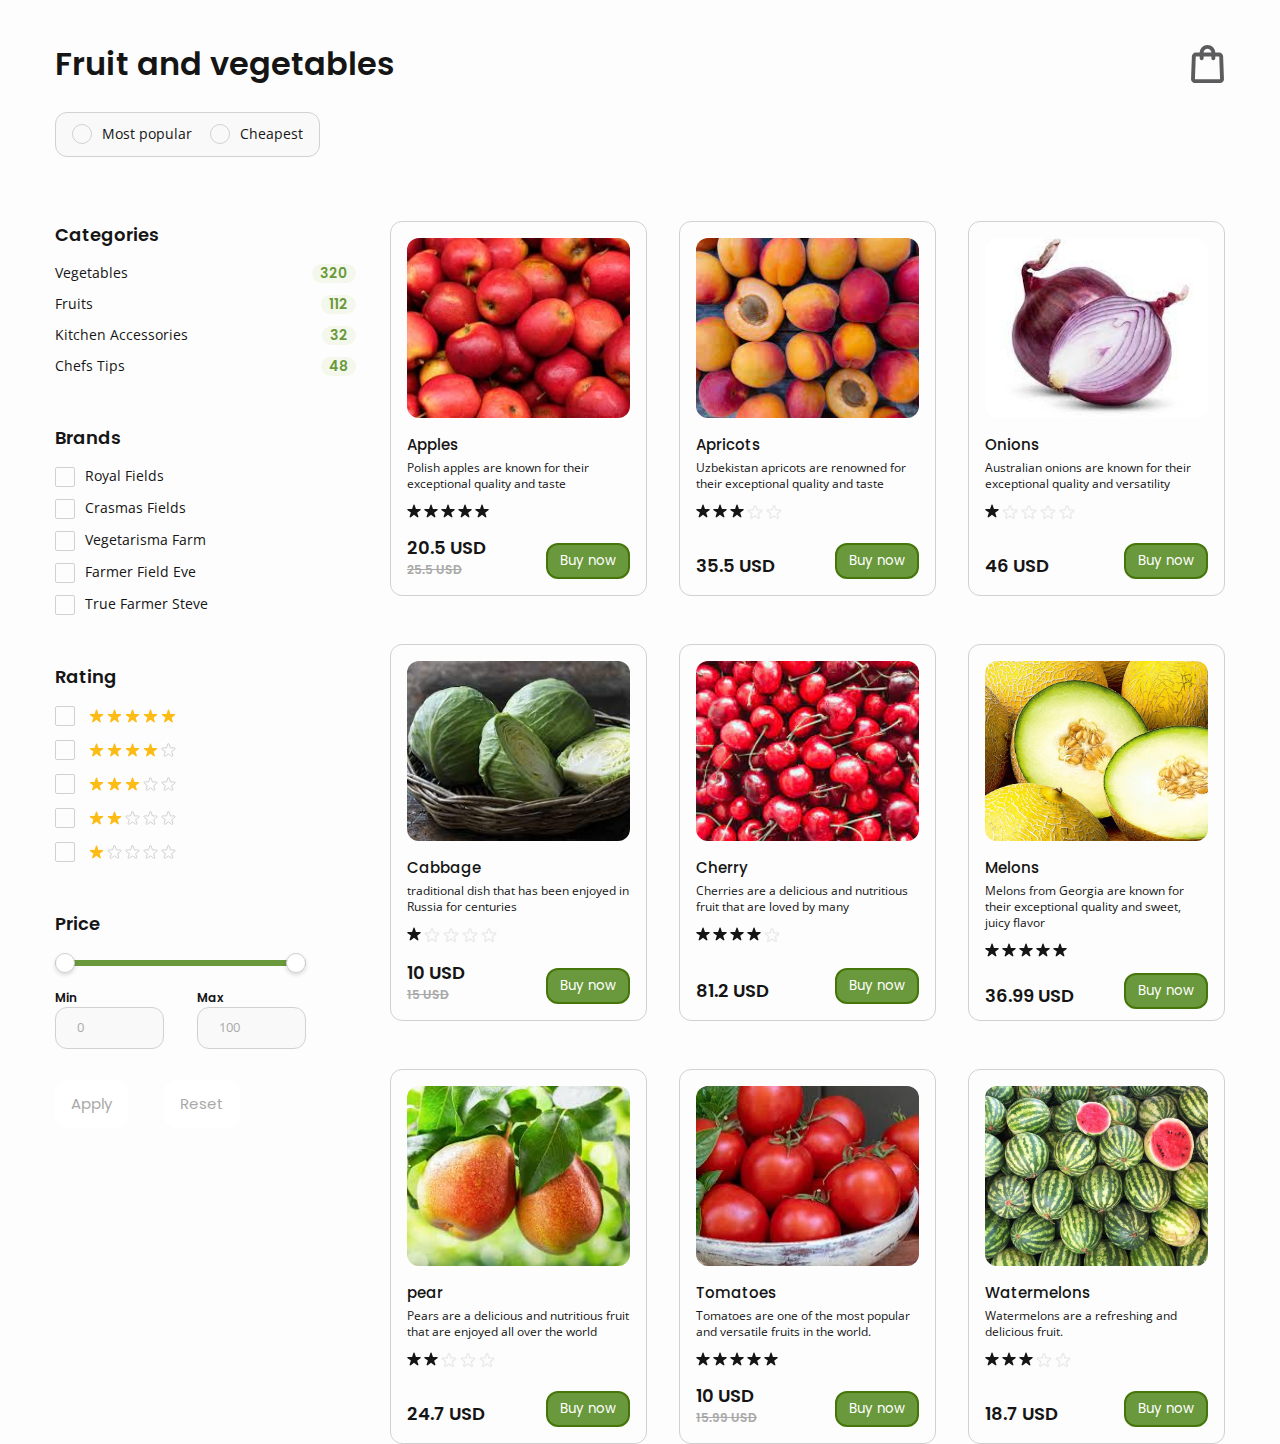
<file: index.html>
<!DOCTYPE html>
<html>
<head>
   <meta charset="UTF-8">
   <meta http-equiv="X-UA-Compatible" content="IE=edge">
   <meta name="viewport" content="width=device-width, initial-scale=1.0">
   <link href="https://fonts.googleapis.com/css?family=Poppins:500,600,700&display=swap&subset=cyrillic-ext" rel="stylesheet" />
   <link href="https://fonts.googleapis.com/css?family=Open+Sans:regular&display=swap&subset=cyrillic-ext" rel="stylesheet" />
   <link rel="stylesheet" href="css/style.css">
   <link rel="stylesheet" href="css/responsive.css">
   <title>mini e-commerce</title>
</head>
<body>
   <div class="wrapper">
      <div class="popup">
         <div class="popup__body">
            <div class="popup__close popup-close">&#10006;</div>
         </div>
      </div>
      <div class="buy-popup">
         <p class="buy-popup__body">Товар добавлен в корзину</p>
      </div>
      <div class="popup-categories">
         <div class="popup-categories__body">
            <div class="popup-categories__close popup-close">&#10006;</div>
         </div>
      </div>
      <header class="header">
         <div class="header__container container">
            <div class="header__title-container">
               <h1 class="header__title">Fruit and vegetables</h1>
               <a href="index-cart.html" class="header__basket">
                  <img src="icons/basket.svg" alt="Cart">
                  <div class="header__stash-count"></div>
               </a>
            </div>
            <div class="header__top-filter">
               <div class="header__popular popular">
                  <input type="radio" name="headerRadio" class="popular__radio-btn radio-btn__popular">
                  <p class="popular__title top-filter-title">Most popular</p>
               </div>
               <div class="header__cheapest-block cheapest">
                  <input type="radio" name="headerRadio" class="popular__radio-btn radio-btn__popular">
                  <p class="cheapest__title top-filter-title">Cheapest</p>
               </div>
            </div>
            <div class="header__mobile-menu mobile-menu">
               <div class="mobile-menu__categories mobile-menu__list"><button id="categories">Categories</button></div>
               <div class="mobile-menu__filters mobile-menu__list"><button id="filters">Filters</button></div>
            </div>
         </div>
      </header>
      <main class="main">
         <div class="main__container container">
            <aside class="main__aside aside">
               <div class="aside__categories">
                  <h2 class="categories__title aside-title">Categories</h2>
                  <div class="aside__body">
                     <p class="aside__item item-aside">Vegetables</p>
                     <div class="aside__count-block"><p class="aside__count">320</p></div>
                  </div>
                  <div class="aside__body">
                     <p class="aside__item item-aside">Fruits</p>
                     <div class="aside__count-block"><p class="aside__count">112</p></div>
                  </div>
                  <div class="aside__body">
                     <p class="aside__item item-aside">Kitchen Accessories</p>
                     <div class="aside__count-block"><p class="aside__count">32</p></div>
                  </div>
                  <div class="aside__body">
                     <p class="aside__item item-aside">Chefs Tips</p>
                     <div class="aside__count-block"><p class="aside__count">48</p></div>
                  </div>
               </div>
               <div class="aside__brands">
                  <h2 class="brands__title aside-title">Brands</h2>
                  <div class="brands__field-body">
                     <input data-filter="Royal Fields" id="RF" name="RF" type="checkbox" class="brands__field field">
                     <label for="RF" class="brands__field-title label-input">Royal Fields</label>
                  </div>
                  <div class="brands__field-body">
                     <input data-filter="Crasmas Fields" id="CF" type="checkbox" class="brands__field field">
                     <label for="CF" class="brands__field-title label-input">Crasmas Fields</label>
                  </div>
                  <div class="brands__field-body">
                     <input data-filter="Vegetarisma Farm" id="VF" type="checkbox" class="brands__field field">
                     <label for="VF" class="brands__field-title label-input">Vegetarisma Farm</label>
                  </div>
                  <div class="brands__field-body">
                     <input data-filter="Farmer Field Eve" id="FFE" type="checkbox" class="brands__field field">
                     <label for="FFE" class="brands__field-title label-input">Farmer Field Eve</label>
                  </div>
                  <div class="brands__field-body">
                     <input data-filter="True Farmer Steve" id="TFS" type="checkbox" class="brands__field field">
                     <label for="TFS" class="brands__field-title label-input">True Farmer Steve</label>
                  </div>
               </div>
               <div class="aside__rating rating">
                  <h2 class="rating__title aside-title">Rating</h2>
                  <div class="rating__body">
                     <div class="rating__item">
                        <input data-filter="1" id="stars5" name="1" type="checkbox" class="rating__field field">
                        <label for="stars5" class="rating__stars label-input">
                           <img src="icons/Star.svg" alt="">
                           <img src="icons/Outline-star.svg" alt="">
                           <img src="icons/Outline-star.svg" alt="">
                           <img src="icons/Outline-star.svg" alt="">
                           <img src="icons/Outline-star.svg" alt="">
                        </label>
                     </div>
                     <div class="rating__item">
                        <input data-filter="2" id="stars4" name="2" type="checkbox" class="rating__field field">
                        <label for="stars4" class="rating__stars label-input">
                           <img src="icons/Star.svg" alt="">
                           <img src="icons/Star.svg" alt="">
                           <img src="icons/Outline-star.svg" alt="">
                           <img src="icons/Outline-star.svg" alt="">
                           <img src="icons/Outline-star.svg" alt="">
                        </label>
                     </div>
                     <div class="rating__item">
                        <input data-filter="3" id="stars3" name="3" type="checkbox" class="rating__field field">
                        <label for="stars3" class="rating__stars label-input">
                           <img src="icons/Star.svg" alt="">
                           <img src="icons/Star.svg" alt="">
                           <img src="icons/Star.svg" alt="">
                           <img src="icons/Outline-star.svg" alt="">
                           <img src="icons/Outline-star.svg" alt="">
                        </label>
                     </div>
                     <div class="rating__item">
                        <input data-filter="4" id="stars2" name="4" type="checkbox" class="rating__field field">
                        <label for="stars2" class="rating__stars label-input">
                           <img src="icons/Star.svg" alt="">
                           <img src="icons/Star.svg" alt="">
                           <img src="icons/Star.svg" alt="">
                           <img src="icons/Star.svg" alt="">
                           <img src="icons/Outline-star.svg" alt="">
                        </label>
                     </div>
                     <div class="rating__item">
                        <input data-filter="5" id="stars1" name="5" type="checkbox" class="rating__field field">
                        <label for="stars1" class="rating__stars label-input">
                           <img src="icons/Star.svg" alt="">
                           <img src="icons/Star.svg" alt="">
                           <img src="icons/Star.svg" alt="">
                           <img src="icons/Star.svg" alt="">
                           <img src="icons/Star.svg" alt="">
                        </label>
                     </div>
                  </div>
               </div>
               <div class="aside__price price">
                  <h2 class="price__title aside-title">Price</h2>
                  <div class="price__slider-container">
                     <div class="price__slider">
                        <div class="slider__active-line"></div>
                        <input type="range" class="slider__min-thumb thumbs" min="0" max="100" value="0">
                        <input type="range" class="slider__max-thumb thumbs" min="0" max="100" value="100">
                     </div>
                  </div>
                  <div class="price__num-inputs num-inputs">
                     <div class="num-inputs__field">
                        <span class="num-inputs__minmax">Min</span>
                        <input type="number" class="num-inputs__min-input num-inputs-field" min="0" max="100" value="0">
                     </div>
                     <div class="num-inputs__field">
                        <span class="num-inputs__minmax">Max</span>
                        <input type="number" class="num-inputs__max-input num-inputs-field" min="0" max="100" value="100">
                     </div>
                  </div>
                  <div class="price__apply-btns">
                     <button class="price__apply-reset apply">Apply</button>
                     <button class="price__apply-reset reset">Reset</button>
                  </div>
               </div>
            </aside>
            <section class="main__goods goods">
               <!-- Карточки товаров написаны в app.js function goodsHTML -->
            </section>
         </div>
      </main>

      <template id="mobile-range-slider">
         <h2 class="price__title aside-title mobile-price">Price</h2>
         <div class="price__slider-container">
            <div class="price__slider">
               <div class="slider__active-line-mobile"></div>
               <input type="range" class="slider__min-thumb thumbs-mobile" min="0" max="100" value="0">
               <input type="range" class="slider__max-thumb thumbs-mobile" min="0" max="100" value="100">
            </div>
         </div>
         <div class="price__num-inputs num-inputs">
            <div class="num-inputs__field">
               <span class="num-inputs__minmax">Min</span>
               <input type="number" class="num-inputs__min-input num-inputs-field-mobile" min="0" max="100" value="0">
            </div>
            <div class="num-inputs__field">
               <span class="num-inputs__minmax">Max</span>
               <input type="number" class="num-inputs__max-input num-inputs-field-mobile" min="0" max="100" value="100">
            </div>
         </div>
         <div class="price__apply-btns">
            <button class="price__apply-reset apply">Apply</button>
            <button class="price__apply-reset reset">Reset</button>
         </div>
      </template>

   </div>
   <script type="module" src="js/app.js"></script>
</body>
</html>
</file>
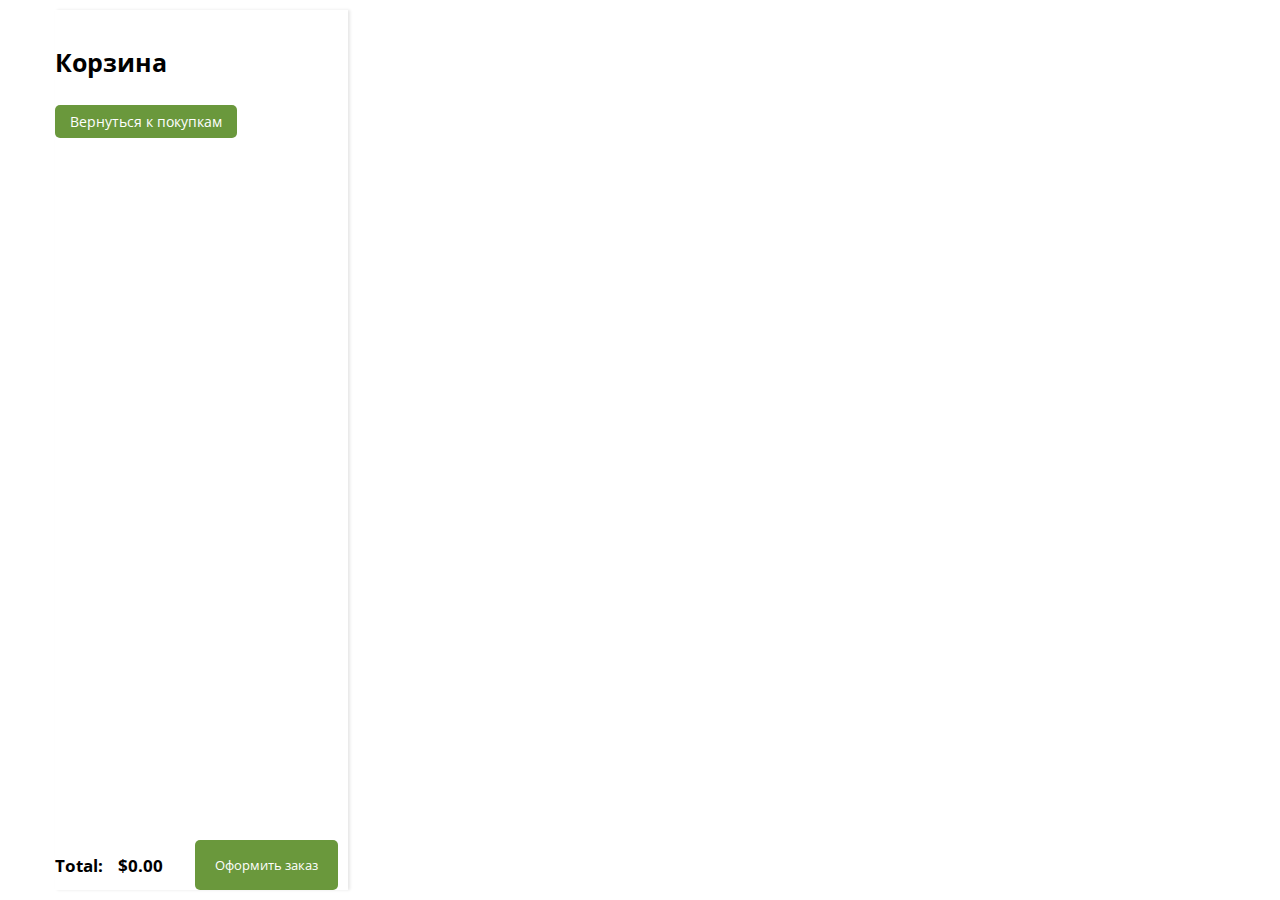
<file: index-cart.html>
<!DOCTYPE html>
<html lang="en">
<head>
  <meta charset="UTF-8">
  <meta http-equiv="X-UA-Compatible" content="IE=edge">
  <meta name="viewport" content="width=device-width, initial-scale=1.0">
  <link rel="stylesheet" href="css/cart-style.css">
  <link rel="stylesheet" href="css/responsive.css">
  <link href="https://fonts.googleapis.com/css?family=Open+Sans:regular&display=swap&subset=cyrillic-ext" rel="stylesheet" />
  <link rel="stylesheet" href="css/responsive.css">
  <title>Cart</title>
</head>
<body>
  <div class="wrapper">
    <aside class="sidebar">
      <div class="sidebar__top">
        <h2 class="sidebar__title">Корзина</h2>
        <a href="index.html" class="sidebar__back">Вернуться к покупкам</a>
      </div>
      <div class="sidebar__bottom">
        <div class="sidebar__total">
          <h3 class="sidebar__total-title">Total:</h3>
          <span class="sidebar__total-price">$0.00</span>
        </div>
        <button class="sidebar__buy">Оформить заказ</button>
      </div>
    </aside>
    <main class="main-body">
      <template id="cart-items">
        <div class="main__item item-main">
          <div class="item-main__first-wrapper">
            <div class="item-main__num"></div>
            <img class="item-main__img" src="" alt="">
            <h2 class="item-main__title"></h2>
          </div>
          <div class="item-main__second-wrapper">
            <p class="item-main__price"></p>
            <img src="icons/trash.svg" alt="" class="item-main__remove">
          </div>
        </div>
      </template>
    </main>
  </div>
  <script type="module" src="js/cart.js"></script>
</body>
</html>
</file>
<file: css/style.css>
@import 'null.css';
body {
  font-family: "Poppins";
  font-weight: 600;
  color: #151515;
}

.container {
  max-width: 1190px;
  padding: 0 10px;
  margin: 0 auto;
}

.wrapper {
  min-height: 100%;
  overflow: hidden;
  background: #FDFDFD;
}
.wrapper .main__container {
  display: -ms-grid;
  display: grid;
  -ms-grid-columns: 25.72% 74.28%;
  grid-template-columns: 25.72% 74.28%;
}

.header {
  padding: 40px 0 0 0;
}
.header__title-container {
  display: -webkit-box;
  display: -ms-flexbox;
  display: flex;
  -webkit-box-pack: justify;
      -ms-flex-pack: justify;
          justify-content: space-between;
}
.header__title {
  font-size: 32px;
  line-height: 150%;
}
.header__basket {
  display: -webkit-box;
  display: -ms-flexbox;
  display: flex;
  -webkit-box-align: center;
      -ms-flex-align: center;
          align-items: center;
  margin: 0 0 0 10px;
  position: relative;
}
.header__basket img {
  width: 35px;
}
.header__stash-count {
  background: #8eca1e;
  border-radius: 50%;
  position: absolute;
  right: 0;
  bottom: 0;
  width: 20px;
  height: 20px;
  display: -webkit-box;
  display: -ms-flexbox;
  display: flex;
  -webkit-box-align: center;
      -ms-flex-align: center;
          align-items: center;
  -webkit-box-pack: center;
      -ms-flex-pack: center;
          justify-content: center;
  display: none;
}
.header__stash-count:active {
  color: #000000;
}
.header__top-filter {
  display: -webkit-inline-box;
  display: -ms-inline-flexbox;
  display: inline-flex;
  padding: 11.5px 16px;
  margin: 24px 0 0 0;
  background: #F9F9F9;
  border: 1px solid #D1D1D1;
  border-radius: 12px;
  font-family: "Open Sans";
}
.header__top-filter > *:not(:last-child) {
  margin: 0 18px 0 0;
}
.header__top-filter .header__popular {
  display: -webkit-box;
  display: -ms-flexbox;
  display: flex;
  -webkit-box-align: center;
      -ms-flex-align: center;
          align-items: center;
}
.header__top-filter .radio-btn__popular {
  width: 20px;
  height: 20px;
  border-radius: 50%;
  border: 1.5px solid #D1D1D1;
  margin: 0 10px 0 0;
  cursor: pointer;
  -webkit-transform: translateY(-1px);
          transform: translateY(-1px);
  -webkit-appearance: none;
     -moz-appearance: none;
          appearance: none;
}
.header__top-filter .radio-btn__popular:checked {
  border: 5.5px solid #6A983C;
}
.header__top-filter .header__cheapest-block {
  display: -webkit-box;
  display: -ms-flexbox;
  display: flex;
  -webkit-box-align: center;
      -ms-flex-align: center;
          align-items: center;
}
.header__top-filter .top-filter-title {
  font-weight: 400;
  line-height: 135%;
}
.header__mobile-menu {
  display: none;
  -ms-flex-pack: distribute;
      justify-content: space-around;
  margin: 50px 0 0 0;
  padding: 10px 0;
}
.header__mobile-menu .mobile-menu__list {
  width: 100%;
  max-width: 104px;
}
.header__mobile-menu .mobile-menu__list > button {
  padding: 8px 13px;
  display: inline-block;
  width: 100%;
  max-width: 104px;
  border-radius: 7px;
  background: #6A983C;
  -webkit-transition: 0.3s;
  transition: 0.3s;
  color: #fff;
}
.header__mobile-menu .mobile-menu__list > button:hover {
  background: #386809;
  -webkit-box-shadow: 0 0 10px rgba(0, 0, 0, 0.5);
          box-shadow: 0 0 10px rgba(0, 0, 0, 0.5);
}

.popup {
  position: fixed;
  min-width: 100vw;
  min-height: 100vh;
  z-index: 10;
  inset: 0;
  padding: 10px;
  background: rgba(0, 0, 0, 0.5);
  display: none;
  -webkit-box-pack: center;
      -ms-flex-pack: center;
          justify-content: center;
  -webkit-box-align: center;
      -ms-flex-align: center;
          align-items: center;
}
.popup__body {
  position: relative;
  width: 100%;
  max-width: 300px;
  background: #fff;
  z-index: 11;
  height: 100%;
  max-height: 500px;
  border-radius: 7px;
  overflow: auto;
  padding: 10px 10px 10px 15px;
}
.popup__body > * {
  -webkit-transition: 0.3s;
  transition: 0.3s;
}
.popup__body .brands__field-body {
  display: -webkit-box;
  display: -ms-flexbox;
  display: flex;
  -webkit-box-align: center;
      -ms-flex-align: center;
          align-items: center;
}
.popup__body .brands__field-body:not(:first-child) {
  margin: 12px 0 0 0;
}
.popup__body .brands__field-title {
  margin: 0 0 0 12px;
}

.popup-close {
  position: absolute;
  right: 5px;
  top: 5px;
  font-size: 25px;
  cursor: pointer;
}

.popup-categories {
  position: fixed;
  min-width: 100vw;
  min-height: 100vh;
  z-index: 10;
  inset: 0;
  padding: 10px;
  background: rgba(0, 0, 0, 0.5);
  display: none;
  -webkit-box-pack: center;
      -ms-flex-pack: center;
          justify-content: center;
  -webkit-box-align: center;
      -ms-flex-align: center;
          align-items: center;
}
.popup-categories__body {
  position: relative;
  width: 100%;
  max-width: 300px;
  background: #fff;
  z-index: 11;
  height: 100%;
  max-height: 500px;
  border-radius: 7px;
  overflow: auto;
  padding: 10px 10px 10px 15px;
}

.aside-title {
  padding: 0 0 16px 0;
  font-size: 18px;
  line-height: 150%;
}

.field {
  width: 20px;
  height: 20px;
  -webkit-appearance: none;
     -moz-appearance: none;
          appearance: none;
  border: 1.5px solid #D1D1D1;
  border-radius: 2px;
  display: -webkit-box;
  display: -ms-flexbox;
  display: flex;
  -webkit-box-align: center;
      -ms-flex-align: center;
          align-items: center;
  -webkit-box-pack: center;
      -ms-flex-pack: center;
          justify-content: center;
  cursor: pointer;
}

input[type=checkbox]:checked {
  background: #6A983C;
  border: 1.5px solid #46760A;
}

input[type=checkbox]::after {
  content: url(../icons/check.svg);
  -webkit-transform: translateY(1px);
          transform: translateY(1px);
}

.field-active {
  background: #6A983C;
}

.aside {
  padding: 64px 0 0 0;
}
.aside__categories {
  padding: 0 0 48px 0;
}
.aside__categories .aside__body {
  display: -webkit-box;
  display: -ms-flexbox;
  display: flex;
}
.aside__categories .aside__body:not(:last-child) {
  margin: 0 0 12px 0;
}
.aside__categories .aside__item {
  -webkit-box-flex: 1;
      -ms-flex: 1 1 auto;
          flex: 1 1 auto;
  font-family: "Open Sans";
  font-weight: 400;
  line-height: 135%;
}
.aside__categories .aside__count-block {
  display: -webkit-box;
  display: -ms-flexbox;
  display: flex;
  -webkit-box-align: center;
      -ms-flex-align: center;
          align-items: center;
  padding: 0 8px;
  border-radius: 12px;
  background: #F4F8EC;
  cursor: pointer;
}
.aside__categories .aside__count {
  color: #6A983C;
}
.aside .aside__brands .brands__field-body {
  display: -webkit-box;
  display: -ms-flexbox;
  display: flex;
  -webkit-box-align: center;
      -ms-flex-align: center;
          align-items: center;
}
.aside .aside__brands .brands__field-body:not(:last-child) {
  margin: 0 0 12px 0;
}
.aside .aside__brands .brands__field-title {
  padding: 0 0 0 10px;
  font-family: "Open Sans";
  font-weight: 400;
  line-height: 135%;
  cursor: pointer;
}

.rating {
  padding: 48px 0 0 0;
}
.rating__body {
  display: -webkit-box;
  display: -ms-flexbox;
  display: flex;
  -webkit-box-orient: vertical;
  -webkit-box-direction: reverse;
      -ms-flex-direction: column-reverse;
          flex-direction: column-reverse;
}
.rating__item {
  display: -webkit-box;
  display: -ms-flexbox;
  display: flex;
  -webkit-box-align: center;
      -ms-flex-align: center;
          align-items: center;
}
.rating__item:not(:first-child) {
  margin: 0 0 14px 0;
}
.rating__stars {
  margin: 0 0 0 14px;
  cursor: pointer;
}

.price {
  margin: 48px 0 0 0;
}
.price__slider-container {
  padding: 7px 0;
}
.price__slider {
  height: 6px;
  max-width: 251px;
  background: #EBEBEB;
  border-radius: 12px;
  position: relative;
}
.price__slider .slider__active-line {
  position: absolute;
  background: #6A983C;
  height: 6px;
  left: 0%;
  right: 0%;
  border-radius: 12px;
}
.price__num-inputs {
  margin: 16px 0 0 0;
  display: -webkit-box;
  display: -ms-flexbox;
  display: flex;
}
.price__num-inputs .num-inputs__field {
  display: -webkit-box;
  display: -ms-flexbox;
  display: flex;
  -webkit-box-orient: vertical;
  -webkit-box-direction: normal;
      -ms-flex-direction: column;
          flex-direction: column;
  max-width: 109px;
  width: 100%;
}
.price__num-inputs .num-inputs__field:not(:first-child) {
  margin: 0 0 0 33px;
}
.price__num-inputs .num-inputs__minmax {
  font-size: 12px;
  line-height: 150%;
}
.price__apply-btns {
  padding: 31px 0 0 0;
  display: -webkit-box;
  display: -ms-flexbox;
  display: flex;
  gap: 36px;
}
.price .price__apply-reset {
  display: inline-block;
  color: #A9A9A9;
  font-size: 15px;
  padding: 12.5px 16px;
  border-radius: 12px;
  background: #FFFFFF;
  -webkit-transition: 0.3s;
  transition: 0.3s;
}
.price .price__apply-reset:hover {
  color: #FFFFFF;
  background: #6A983C;
}

.goods {
  margin: 0 0 0 34px;
  display: -ms-grid;
  display: grid;
  -ms-grid-columns: 1fr 32px 1fr 32px 1fr;
  grid-template-columns: 1fr 1fr 1fr;
  gap: 48px 32px;
  padding: 64px 0 0 0;
}
.goods__item {
  padding: 16px;
  border: 1px solid #D1D1D1;
  border-radius: 12px;
  display: -webkit-box;
  display: -ms-flexbox;
  display: flex;
  -webkit-box-orient: vertical;
  -webkit-box-direction: normal;
      -ms-flex-direction: column;
          flex-direction: column;
  min-height: 351px;
  max-height: 377px;
}
.goods__img {
  background: #F9F9F9;
  border-radius: 12px;
  overflow: hidden;
  min-height: 180px;
  max-height: 180px;
  -webkit-box-flex: 1;
      -ms-flex: 1 1 auto;
          flex: 1 1 auto;
  position: relative;
  padding: 60% 0 0 0;
  cursor: pointer;
}
.goods__img .goods__img-cover {
  position: absolute;
  left: 0;
  top: 0;
  width: 100%;
  height: 100%;
  -o-object-fit: cover;
     object-fit: cover;
  -webkit-transition: 0.3s;
  transition: 0.3s;
}
.goods__img .goods__img-cover:hover {
  -webkit-transform: scale(1.1);
          transform: scale(1.1);
}
.goods__title-body {
  margin: 16px 0 0 0;
}
.goods__title-body .goods__title {
  font-size: 15px;
  font-weight: 500;
  line-height: 146%;
  padding: 0 0 4px 0;
}
.goods__title-body .goods__subtitle {
  font-family: "Open Sans";
  font-weight: 400;
  font-size: 12px;
  line-height: 133%;
}
.goods__stars {
  margin: 12px 0 0 0;
  -webkit-box-flex: 1;
      -ms-flex: 1 1 auto;
          flex: 1 1 auto;
}
.goods__stars img {
  margin: 0 3px 0 0;
}
.goods__price {
  margin: 16px 0 0 0;
  display: -webkit-box;
  display: -ms-flexbox;
  display: flex;
  -webkit-box-pack: justify;
      -ms-flex-pack: justify;
          justify-content: space-between;
  -webkit-box-align: end;
      -ms-flex-align: end;
          align-items: flex-end;
}
.goods__price .goods__main-price {
  font-size: 18px;
  line-height: 150%;
  text-transform: uppercase;
}
.goods__price .goods__old-price {
  text-decoration: line-through;
  font-size: 12px;
  line-height: 150%;
  color: #A9A9A9;
}
.goods__buy-btn {
  background: #6A983C;
  padding: 6.5px 12px;
  color: #FFFFFF;
  border-radius: 12px;
  height: 36px;
  display: -webkit-box;
  display: -ms-flexbox;
  display: flex;
  -webkit-box-align: center;
      -ms-flex-align: center;
          align-items: center;
  z-index: 20;
  border: 2px solid #46760A;
}
.goods__buy-btn:hover {
  background: #4e8a11;
  border: 2px solid #2d4d05;
  -webkit-box-shadow: 0 0 10px rgba(0, 0, 0, 0.5);
          box-shadow: 0 0 10px rgba(0, 0, 0, 0.5);
}

input[type=range] {
  position: absolute;
  width: 100%;
  left: 0;
  top: -7px;
  -webkit-appearance: none;
     -moz-appearance: none;
          appearance: none;
  background: none;
  pointer-events: none;
}

input[type=range]::-webkit-slider-thumb {
  -webkit-appearance: none;
          appearance: none;
  width: 20px;
  height: 20px;
  background: #FFFFFF;
  border: 1px solid #D1D1D1;
  border-radius: 50%;
  -webkit-box-shadow: 0px 2px 4px rgba(0, 0, 0, 0.15);
          box-shadow: 0px 2px 4px rgba(0, 0, 0, 0.15);
  pointer-events: auto;
}

input[type=number] {
  height: 42px;
  border: 1px solid #D1D1D1;
  border-radius: 12px;
  background: #F9F9F9;
  padding: 11px 16px 12px 21px;
  color: #A9A9A9;
  line-height: 135%;
  font-family: "Open Sans";
}

input[type=number]::-webkit-outer-spin-button,
input[type=number]::-webkit-inner-spin-button {
  -webkit-appearance: none;
          appearance: none;
}

.mobile-price {
  margin: 20px 0 0 0;
}

.price__apply-btns {
  padding: 31px 0 0 0;
  display: -webkit-box;
  display: -ms-flexbox;
  display: flex;
  gap: 36px;
}

.price__apply-reset {
  display: inline-block;
  color: #A9A9A9;
  font-size: 15px;
  padding: 12.5px 16px;
  border-radius: 12px;
  background: #FFFFFF;
  -webkit-transition: 0.3s;
  transition: 0.3s;
}
.price__apply-reset:hover {
  color: #FFFFFF;
  background: #6A983C;
}

.slider__active-line-mobile {
  position: absolute;
  background: #6A983C;
  height: 6px;
  left: 0%;
  right: 0%;
  border-radius: 12px;
}

.buy-popup {
  position: fixed;
  top: 5px;
  left: 50%;
  padding: 20px 50px;
  background: rgba(15, 134, 55, 0.7);
  display: none;
  -webkit-transition: opacity 0.3s ease, -webkit-transform 0.3s ease;
  transition: opacity 0.3s ease, -webkit-transform 0.3s ease;
  transition: opacity 0.3s ease, transform 0.3s ease;
  transition: opacity 0.3s ease, transform 0.3s ease, -webkit-transform 0.3s ease;
  -webkit-transform: translateY(-120%);
          transform: translateY(-120%);
  opacity: 0;
  z-index: 100;
}
.buy-popup__body {
  font-size: 20px;
}
/*# sourceMappingURL=style.css.map */
</file>
<file: css/responsive.css>
@media(max-width: 1260px) {
   .goods {
      gap: 40px 25px; 
   }
}
@media(max-width: 1100px) {
   .goods__img {
      min-height: 160px;
      max-height: 160px;
   }
}
@media(max-width: 1050px) {
   .goods__item {
      padding: 8px;
   }
   .goods {
      grid-template-columns: 1fr 1fr;
      gap: 20px 50px;
   }
   .goods__img {
      padding: 50% 0 0 0;
   }
   .goods__stars {
      margin: 6px 0 0 0;
   }
   .goods__price {
      margin: 6px 0 0 0;
      flex: 1 1 auto;
   }
   .goods__title-body {
      flex: 1 1 auto;
   }
}
@media(max-width: 685px) {
   .main__container {
      display: grid;
      grid-template-columns: 1fr !important;
   }
   .header__mobile-menu {
      display: flex;
   }
   .aside {
      display: none;
   }
   .goods {
      gap: 20px 45px;
      margin: 0px;
   }
}
@media(max-width: 480px) {
   .goods {
      gap: 20px 25px;
   }
}
@media(max-width: 450px) {
   .goods {
      gap: 15px 10px;
   }
   .goods__item {
      padding: 5px;
   }
   .goods .goods__main-price {
      font-size: 12px;
      line-height: 140%;
   }
   .goods__old-price {
      font-size: 9px;
      line-height: 140%;
   }
   .goods .goods__btn-body {
      height: 25px;
   }
   .goods .goods__buy-btn {
      padding: 6.5px 8px;
   }
}
@media(max-width: 409.01px) {
   .header__stash-count {
      bottom: 20px;
   }
}
@media(max-width: 350px) {
   .goods {
      grid-template-columns: 1fr; 
   }
}
/* ========================================== Cart ========================================== */
@media(max-width: 1000px) {
   .sidebar__bottom {
      flex-direction: column;
      align-items: center;
      margin: 0 0 20px 0;
   }
   .sidebar__total:not(:last-child) {
      margin: 10px;
   }
   .sidebar__buy {
      height: 60px;
      padding: 10px;
   }
}
@media(max-width: 850px) {
   .item-main__num {
      font-size: 22px;
   }
   .item-main__title {
      font-size: 22px;
   }
   .item-main__second-wrapper {
      font-size: 20px;
      text-align: center;
      margin: 3px 0 0 0;
   }
}
@media(max-width: 800px) {
   .sidebar__back {
      display: inline-flex;
      align-items: center;
      justify-content: center;
      text-align: center;
   }
   .item-main__img {
      margin: 0 0 0 5px;
   }
   .item-main__title {
      margin: 0 0 0 5px;
   }
   .item-main__remove {
      padding: 5px 0 5px 5px;
   }
}
@media(max-width: 620px) {
   .item-main__first-wrapper {
      margin: 0 5px 0 0;
   }
}
@media(max-width: 600px) {
   .item-main__num {
      font-size: 15px;
   }
   .item-main__title {
      font-size: 15px;
   }
   .item-main__second-wrapper {
      font-size: 14px;
   }
   .sidebar__buy {
      font-size: 10px;
    }
}
@media(max-width: 510px) {
   .item-main__img {
      height: 100%;
      width: 100px;
    }
    .item-main {
      padding: 10px;
      height: 100px;
    }
    .sidebar__total {
      font-size: 12px;
    }
    .sidebar__buy {
      height: 40px;
      padding: 5px;
    }
    .sidebar__back {
      padding: 4px 7px;
    }
    .sidebar__title {
      font-size: 20px;
    }
}
@media(max-width: 470px) {
   .item-main__img {
      height: 100%;
      width: 60px;
    }
    .item-main {
      height: 80px;
    }
    .item-main__remove {
      max-height: 25px;
    }
    .wrapper {
      grid-template-columns: 30% 1fr;
      padding: 10px 5px;
    }
}
@media(max-width: 420px) {
   .wrapper {
      grid-template-columns: 1fr;
      grid-template-rows:  130px 1fr;
    }
    .sidebar {
      padding: 10px 10px;
      display: flex;
      justify-content: space-around;
    }
    .sidebar__top {
      flex: 0 0 auto;
      text-align: center;
      margin: 10px 0 10px 0;
    }
    .sidebar__top > *:not(:last-child) {
      margin: 0 0 10px 0;
    }
    .sidebar__title {
      padding: 0px;
    }
    .sidebar__bottom {
      height: none;
      flex-direction: row;
      align-items: center;
      margin: 20px 0 0 0;
    }
   .sidebar__back {
      padding: 10px;
   }
   .main-body {
      margin: 0 0 0 10px;
      padding: 0px;
    }
    .sidebar__total {
      font-size: 18px;
    }
    .sidebar__buy {
      font-size: 14px;
    }
    .item-main__remove {
      max-height: 30px;
    }
}
</file>
<file: css/cart-style.css>
@import 'null.css';
.wrapper {
  max-width: 1190px;
  margin: 0 auto;
  padding: 10px 10px;
  display: -ms-grid;
  display: grid;
  -ms-grid-columns: 25% 1fr;
  grid-template-columns: 25% 1fr;
  overflow: hidden;
  min-height: 100%;
  font-family: "Open Sans";
}

.sidebar {
  padding: 40px 10px 0 0;
  -webkit-box-shadow: 2px 0px 3px rgba(0, 0, 0, 0.1);
          box-shadow: 2px 0px 3px rgba(0, 0, 0, 0.1);
  display: -webkit-box;
  display: -ms-flexbox;
  display: flex;
  -webkit-box-orient: vertical;
  -webkit-box-direction: normal;
      -ms-flex-direction: column;
          flex-direction: column;
}
.sidebar__top {
  -webkit-box-flex: 1;
      -ms-flex: 1 1 auto;
          flex: 1 1 auto;
}
.sidebar__title {
  font-size: 25px;
  font-weight: bold;
  padding: 0 0 40px 0;
}
.sidebar__back {
  background: #6A983C;
  color: #fff;
  padding: 7px 15px;
  border-radius: 5px;
  -webkit-transition: 0.3s;
  transition: 0.3s;
}
.sidebar__back:hover {
  background: #4b6d29;
}
.sidebar__bottom {
  display: -webkit-box;
  display: -ms-flexbox;
  display: flex;
  -webkit-box-pack: justify;
      -ms-flex-pack: justify;
          justify-content: space-between;
  height: 50px;
}
.sidebar__buy {
  background: #6A983C;
  color: #fff;
  height: 100%;
  padding: 0 20px;
  border-radius: 5px;
  -webkit-transition: 0.3s;
  transition: 0.3s;
}
.sidebar__buy:hover {
  background: #4b6d29;
}
.sidebar__total {
  display: -webkit-box;
  display: -ms-flexbox;
  display: flex;
  -webkit-box-align: center;
      -ms-flex-align: center;
          align-items: center;
  font-weight: bold;
  font-size: 17px;
}
.sidebar__total-price {
  margin: 0 0 0 15px;
}

.main-body {
  margin: 0 0 0 20px;
  padding: 10px 0 0 0;
}

.item-main {
  display: -webkit-box;
  display: -ms-flexbox;
  display: flex;
  -webkit-box-pack: justify;
      -ms-flex-pack: justify;
          justify-content: space-between;
  padding: 10px;
  height: 130px;
  border: 1px solid #D1D1D1;
}
.item-main:not(:first-child) {
  margin: 20px 0 0 0;
}
.item-main__first-wrapper {
  display: -webkit-box;
  display: -ms-flexbox;
  display: flex;
  -webkit-box-align: center;
      -ms-flex-align: center;
          align-items: center;
}
.item-main__img {
  height: 100%;
  width: 130px;
  max-width: 200px;
  margin: 0 0 0 20px;
}
.item-main__num {
  font-size: 40px;
}
.item-main__title {
  font-size: 40px;
  margin: 0 0 0 30px;
}
.item-main__second-wrapper {
  display: -webkit-box;
  display: -ms-flexbox;
  display: flex;
  -webkit-box-align: center;
      -ms-flex-align: center;
          align-items: center;
  font-size: 30px;
}
.item-main__remove {
  max-height: 35px;
  height: 100%;
  padding: 5px 0 5px 15px;
  cursor: pointer;
}
</file>
